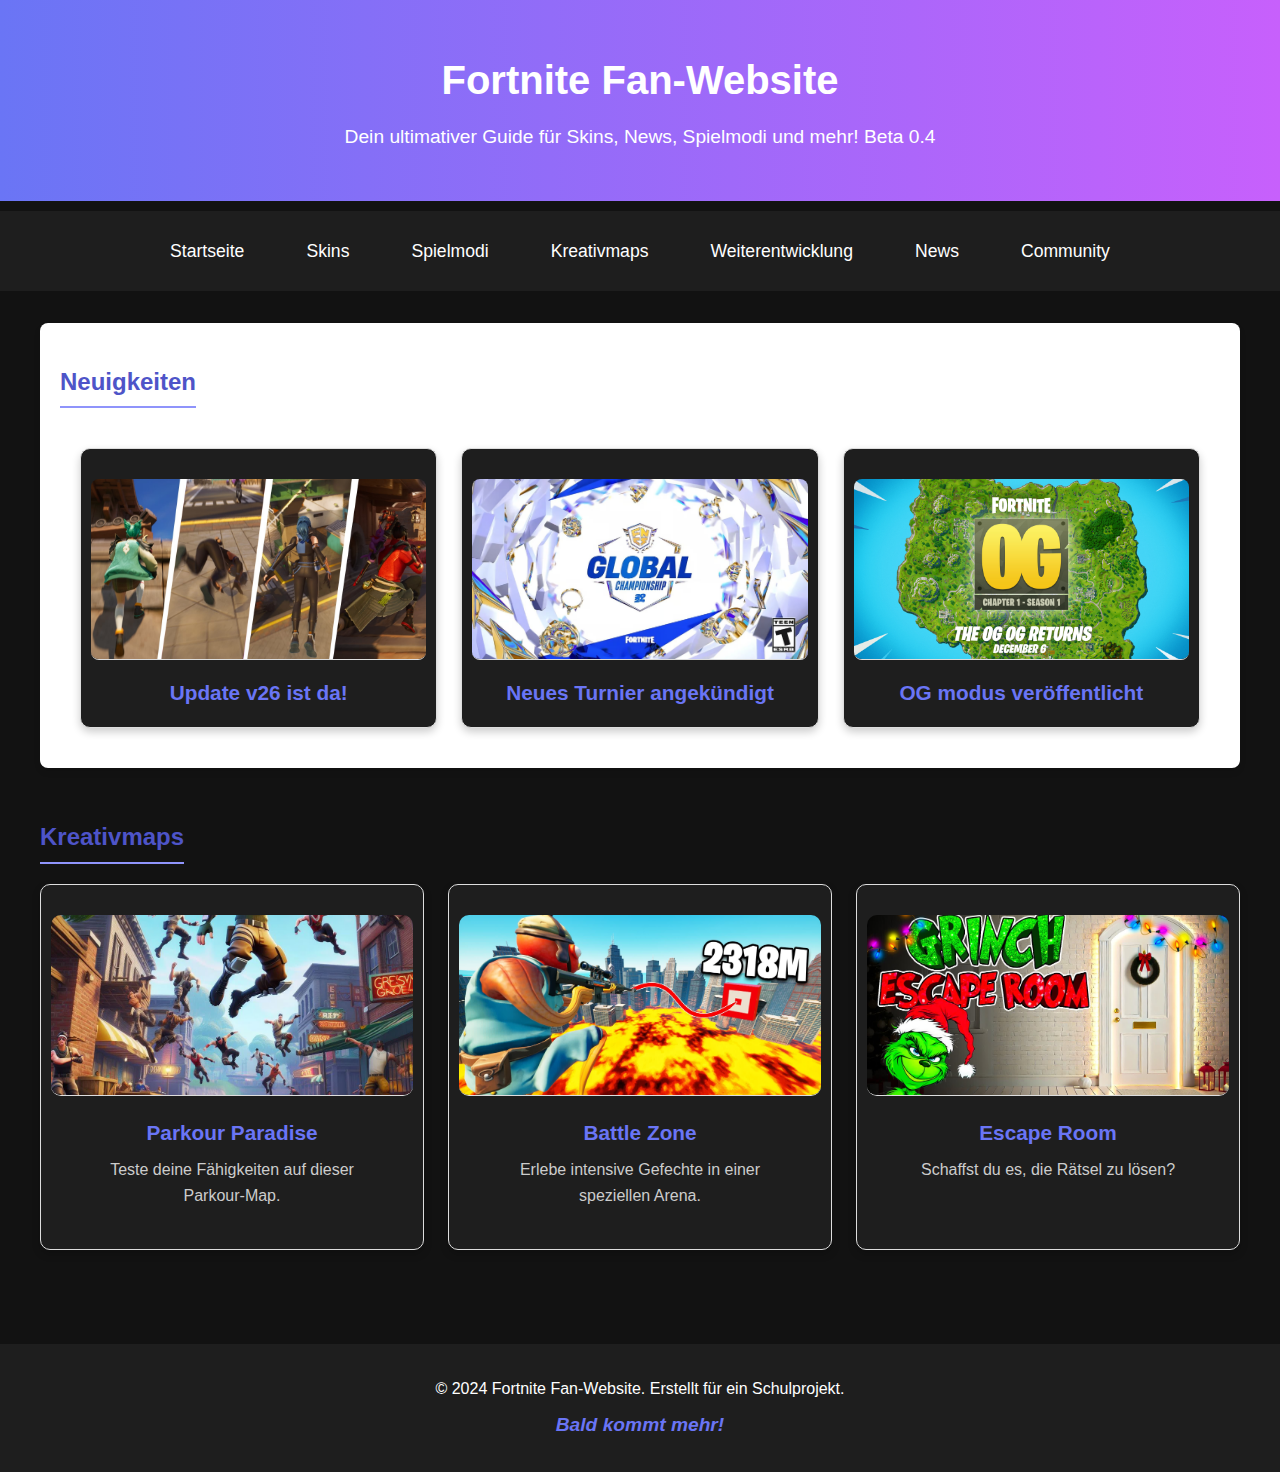
<file: index.html>
<!DOCTYPE html>
<html lang="de">
<head>
    <meta charset="UTF-8">
    <meta name="viewport" content="width=device-width, initial-scale=1.0">
    <title>Fortnite Fan-Website</title>
    <link rel="stylesheet" href="style.css">
</head>
<body>
    <header>
        <div class="header-content">
            <h1>Fortnite Fan-Website</h1>
            <p>Dein ultimativer Guide für Skins, News, Spielmodi und mehr! Beta 0.4 </p>
        </div>
    </header>

    <nav>
        <a href="index.html">Startseite</a>
        <a href="skins.html">Skins</a>
        <a href="spielmodi.html">Spielmodi</a>
        <a href="kreativmaps.html">Kreativmaps</a>
        <a href="weiterentwicklung.html">Weiterentwicklung</a>
        <a href="news.html">News</a>
        <a href="community.html">Community</a>
    </nav>

    <main>
        <section class="news-section">
            <h2>Neuigkeiten</h2>
            <div class="news-grid">
                <!-- Kurz und knapp, ohne detaillierte Beschreibung -->
                <div class="news-card">
                    <img src="news1.jpg" alt="News 1">
                    <h3>Update v26 ist da!</h3>
                </div>
                <div class="news-card">
                    <img src="news2.jpg" alt="News 2">
                    <h3>Neues Turnier angekündigt</h3>
                </div>
                <div class="news-card">
                    <img src="news3.jpg" alt="News 3">
                    <h3>OG modus veröffentlicht</h3>
                </div>
            </div>
        </section>

        <section class="kreativmaps-section">
            <h2>Kreativmaps</h2>
            <div class="map-grid">
                <div class="map-card">
                    <img src="map1.jpg" alt="Map 1">
                    <h3>Parkour Paradise</h3>
                    <p>Teste deine Fähigkeiten auf dieser Parkour-Map.</p>
                </div>
                <div class="map-card">
                    <img src="map2.jpg" alt="Map 2">
                    <h3>Battle Zone</h3>
                    <p>Erlebe intensive Gefechte in einer speziellen Arena.</p>
                </div>
                <div class="map-card">
                    <img src="map3.jpg" alt="Map 3">
                    <h3>Escape Room</h3>
                    <p>Schaffst du es, die Rätsel zu lösen?</p>
                </div>
            </div>
        </section>
    </main>

    <footer>
        <p>© 2024 Fortnite Fan-Website. Erstellt für ein Schulprojekt.</p>
        <p class="coming-soon">Bald kommt mehr!</p>
    </footer>
</body>
</html>
</file>
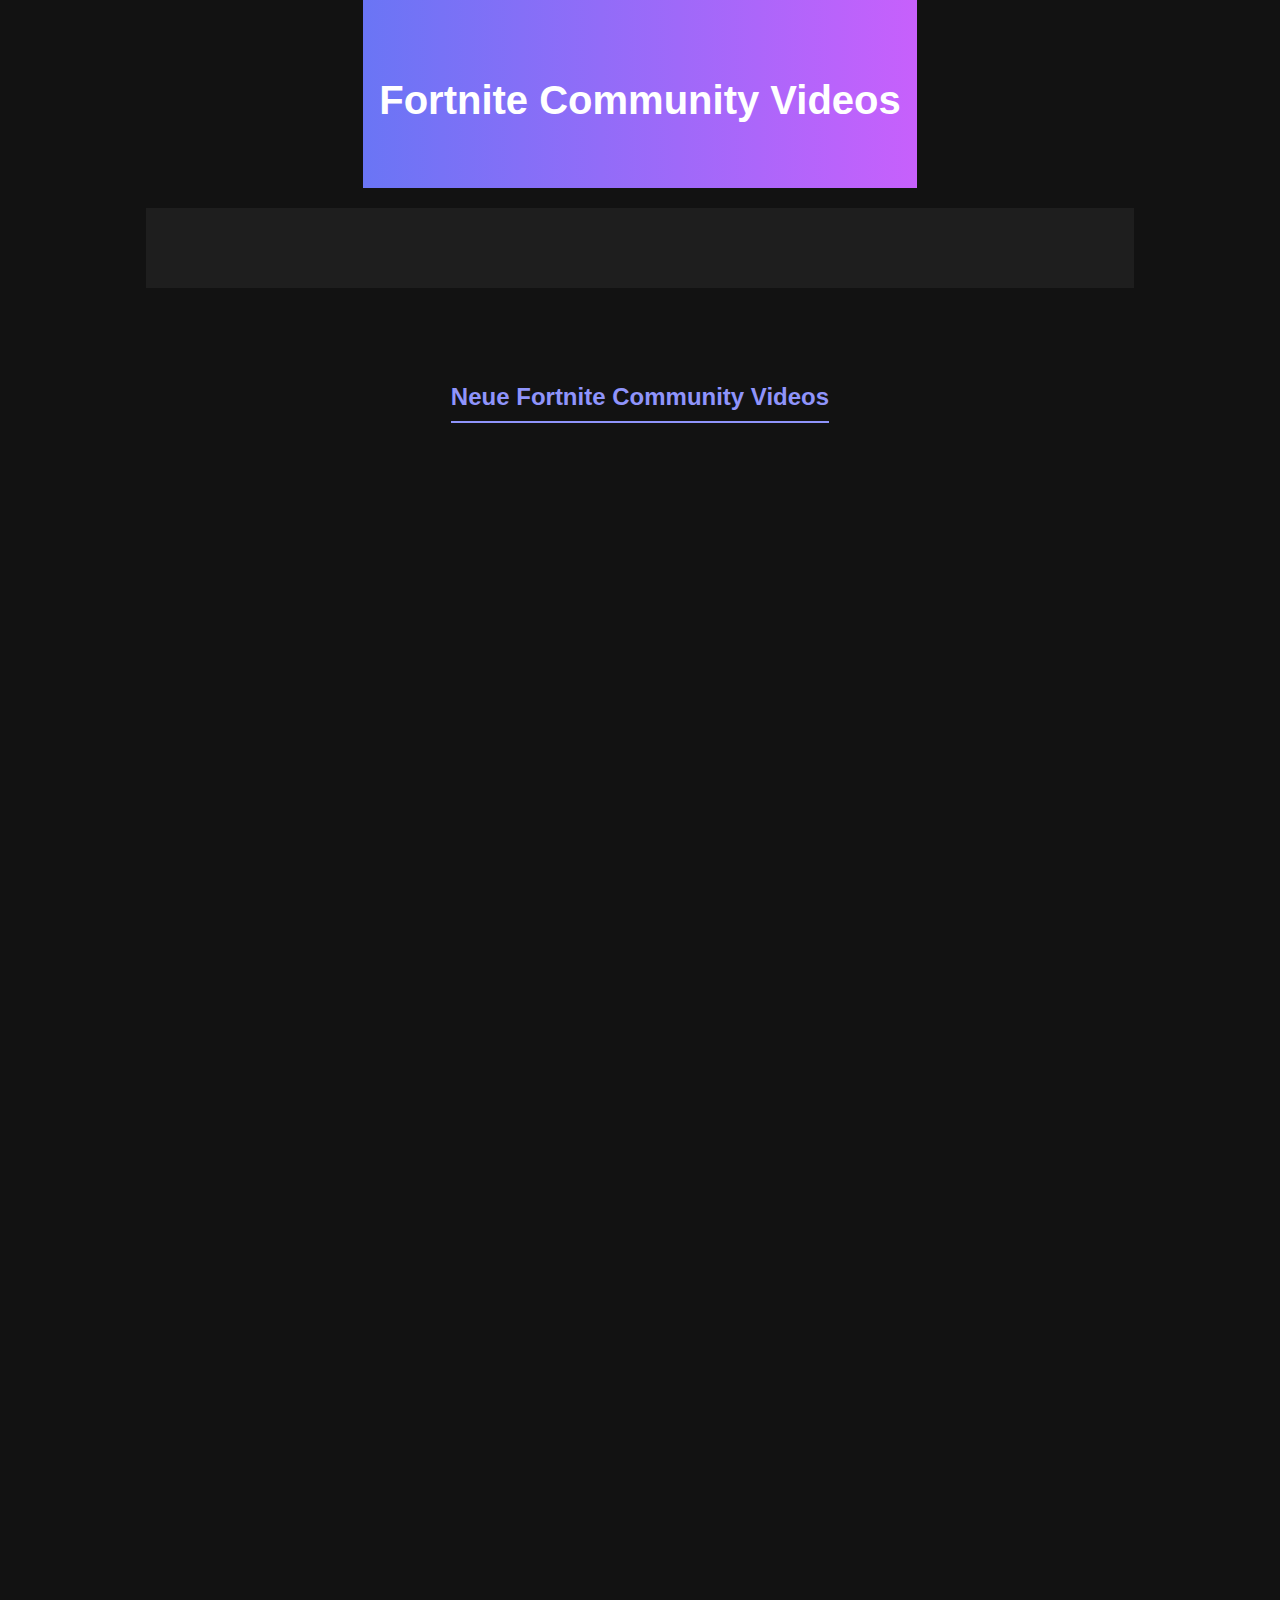
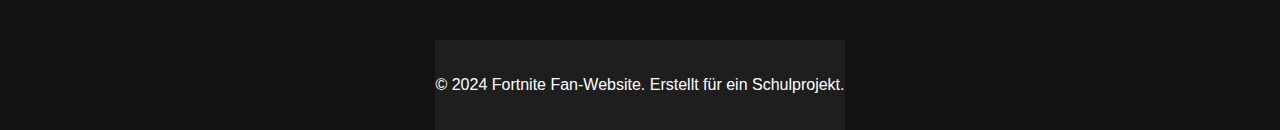
<file: community.html>
<!DOCTYPE html>
<html lang="de">
<head>
    <meta charset="UTF-8">
    <meta name="viewport" content="width=device-width, initial-scale=1.0">
    <title>Fortnite Community</title>
    <link rel="stylesheet" href="style.css">
    <style>
        body {
            font-family: Arial, sans-serif;
            background-color: #121212;
            color: #fff;
            margin: 0;
            padding: 0;
            display: flex;
            flex-direction: column;
            align-items: center;
            animation: fadeIn 1s ease-in-out;
        }

        @keyframes fadeIn {
            0% {
                opacity: 0;
            }
            100% {
                opacity: 1;
            }
        }

        header h1 {
            font-size: 2.5rem;
            margin-top: 20px;
            animation: slideIn 1s ease-out;
        }

        @keyframes slideIn {
            0% {
                transform: translateY(-50px);
                opacity: 0;
            }
            100% {
                transform: translateY(0);
                opacity: 1;
            }
        }

        nav {
            margin: 20px 0;
            animation: fadeIn 2s ease-in-out;
        }

        nav a {
            color: #fff;
            text-decoration: none;
            margin: 0 15px;
            font-size: 1.1rem;
            opacity: 0;
            animation: navLinkFade 1s ease forwards;
        }

        nav a:nth-child(1) {
            animation-delay: 0.2s;
        }

        nav a:nth-child(2) {
            animation-delay: 0.4s;
        }

        nav a:nth-child(3) {
            animation-delay: 0.6s;
        }

        nav a:nth-child(4) {
            animation-delay: 0.8s;
        }

        nav a:nth-child(5) {
            animation-delay: 1s;
        }

        nav a:nth-child(6) {
            animation-delay: 1.2s;
        }

        @keyframes navLinkFade {
            from {
                opacity: 0;
            }
            to {
                opacity: 1;
            }
        }

        .community-container {
            text-align: center;
            margin-top: 50px;
            animation: fadeInUp 1.5s ease-out;
        }

        @keyframes fadeInUp {
            0% {
                opacity: 0;
                transform: translateY(30px);
            }
            100% {
                opacity: 1;
                transform: translateY(0);
            }
        }

        .video-card {
            background-color: #1e1e1e;
            color: #fff;
            text-align: center;
            border-radius: 10px;
            padding: 20px;
            margin: 10px;
            transition: transform 0.3s ease, box-shadow 0.3s ease;
            opacity: 0;
            animation: fadeInCard 0.5s ease forwards;
        }

        @keyframes fadeInCard {
            0% {
                opacity: 0;
            }
            100% {
                opacity: 1;
            }
        }

        .community-video {
            width: 100%;
            height: 250px;
            border-radius: 10px;
            margin-bottom: 10px;
        }

        .community-card:hover {
            transform: translateY(-10px);
            box-shadow: 0 8px 16px rgba(0, 0, 0, 0.3);
        }
    </style>
</head>
<body>
    <header>
        <h1>Fortnite Community Videos</h1>
    </header>

    <nav>
        <a href="index.html">Startseite</a>
        <a href="skins.html">Skins</a>
        <a href="spielmodi.html">Spielmodi</a>
        <a href="kreativmaps.html">Kreativmaps</a>
        <a href="weiterentwicklung.html">Weiterentwicklung</a>
        <a href="news.html">News</a>
        <a href="community.html">Community</a>
    </nav>

    <div class="community-container">
        <h2>Neue Fortnite Community Videos</h2>
        <div class="video-grid">
            <div class="video-card">
                <iframe class="community-video" src="https://www.youtube.com/watch?v=qdtAcJUf0E0" frameborder="0" allowfullscreen></iframe>
                <h3>Fortnite Gameplay</h3>
            </div>
            <div class="video-card">
                <iframe class="community-video" src="https://www.youtube.com/watch?v=RoeCDX2t7TA" frameborder="0" allowfullscreen></iframe>
                <h3>Top Fortnite Moments</h3>
            </div>
            <div class="video-card">
                <iframe class="community-video" src="https://www.youtube.com/watch?v=mEGdvXQySQE" frameborder="0" allowfullscreen></iframe>
                <h3>Fortnite OG modus</h3>
            </div>
        </div>
    </div>

    <footer>
        <p>© 2024 Fortnite Fan-Website. Erstellt für ein Schulprojekt.</p>
    </footer>
</body>
</html>
</file>
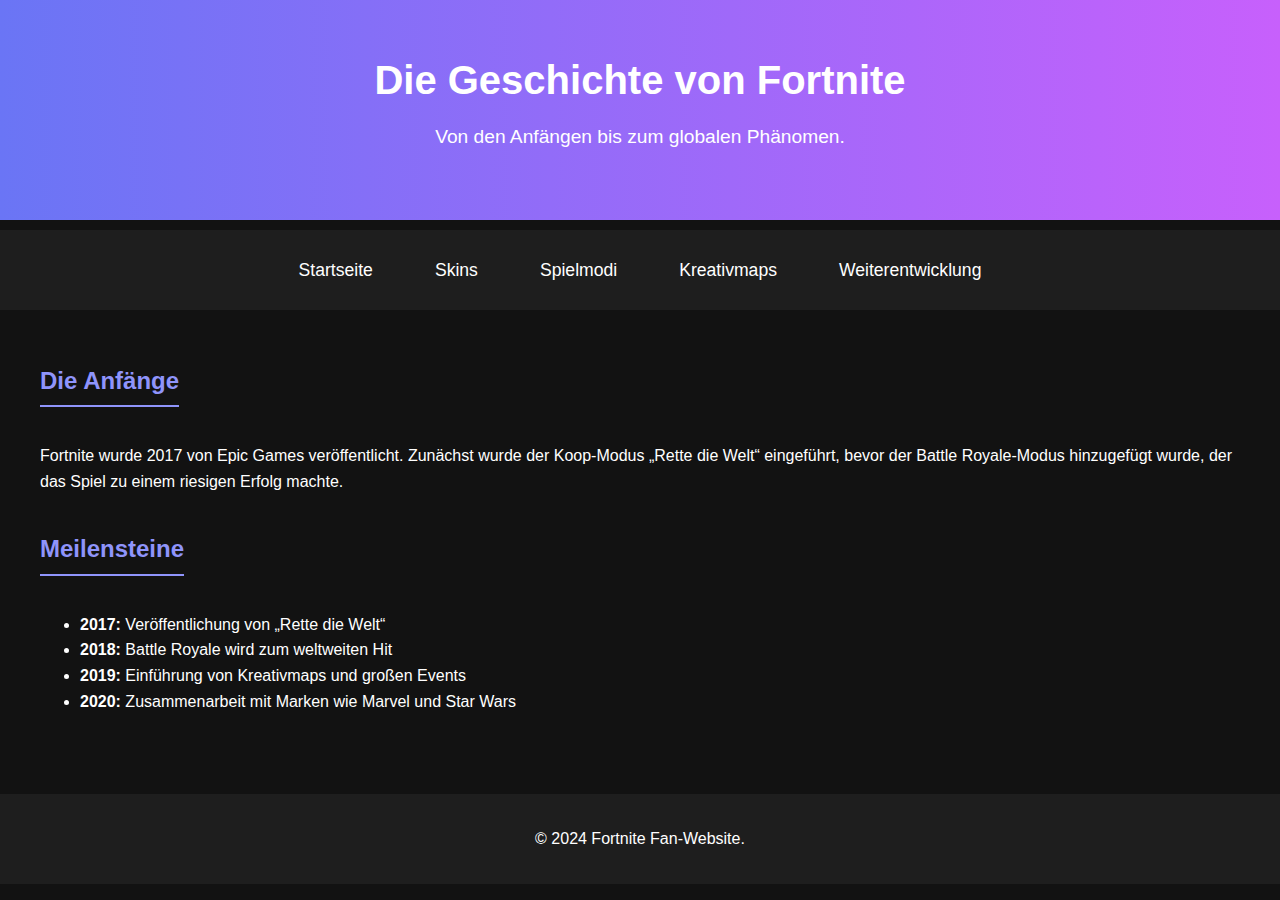
<file: geschichte.html>
<!DOCTYPE html>
<html lang="de">
<head>
    <meta charset="UTF-8">
    <meta name="viewport" content="width=device-width, initial-scale=1.0">
    <title>Fortnite Geschichte</title>
    <link rel="stylesheet" href="style.css">
</head>
<body>
    <header>
        <h1>Die Geschichte von Fortnite</h1>
        <p>Von den Anfängen bis zum globalen Phänomen.</p>
    </header>

    <nav>
        <a href="index.html">Startseite</a>
        <a href="skins.html">Skins</a>
        <a href="spielmodi.html">Spielmodi</a>
        <a href="kreativmaps.html">Kreativmaps</a>
        <a href="weiterentwicklung.html">Weiterentwicklung</a>
    </nav>

    <main>
        <h2>Die Anfänge</h2>
        <p>Fortnite wurde 2017 von Epic Games veröffentlicht. Zunächst wurde der Koop-Modus „Rette die Welt“ eingeführt, bevor der Battle Royale-Modus hinzugefügt wurde, der das Spiel zu einem riesigen Erfolg machte.</p>

        <h2>Meilensteine</h2>
        <ul>
            <li><strong>2017:</strong> Veröffentlichung von „Rette die Welt“</li>
            <li><strong>2018:</strong> Battle Royale wird zum weltweiten Hit</li>
            <li><strong>2019:</strong> Einführung von Kreativmaps und großen Events</li>
            <li><strong>2020:</strong> Zusammenarbeit mit Marken wie Marvel und Star Wars</li>
        </ul>
    </main>

    <footer>
        <p>© 2024 Fortnite Fan-Website.</p>
    </footer>
</body>
</html>
</file>
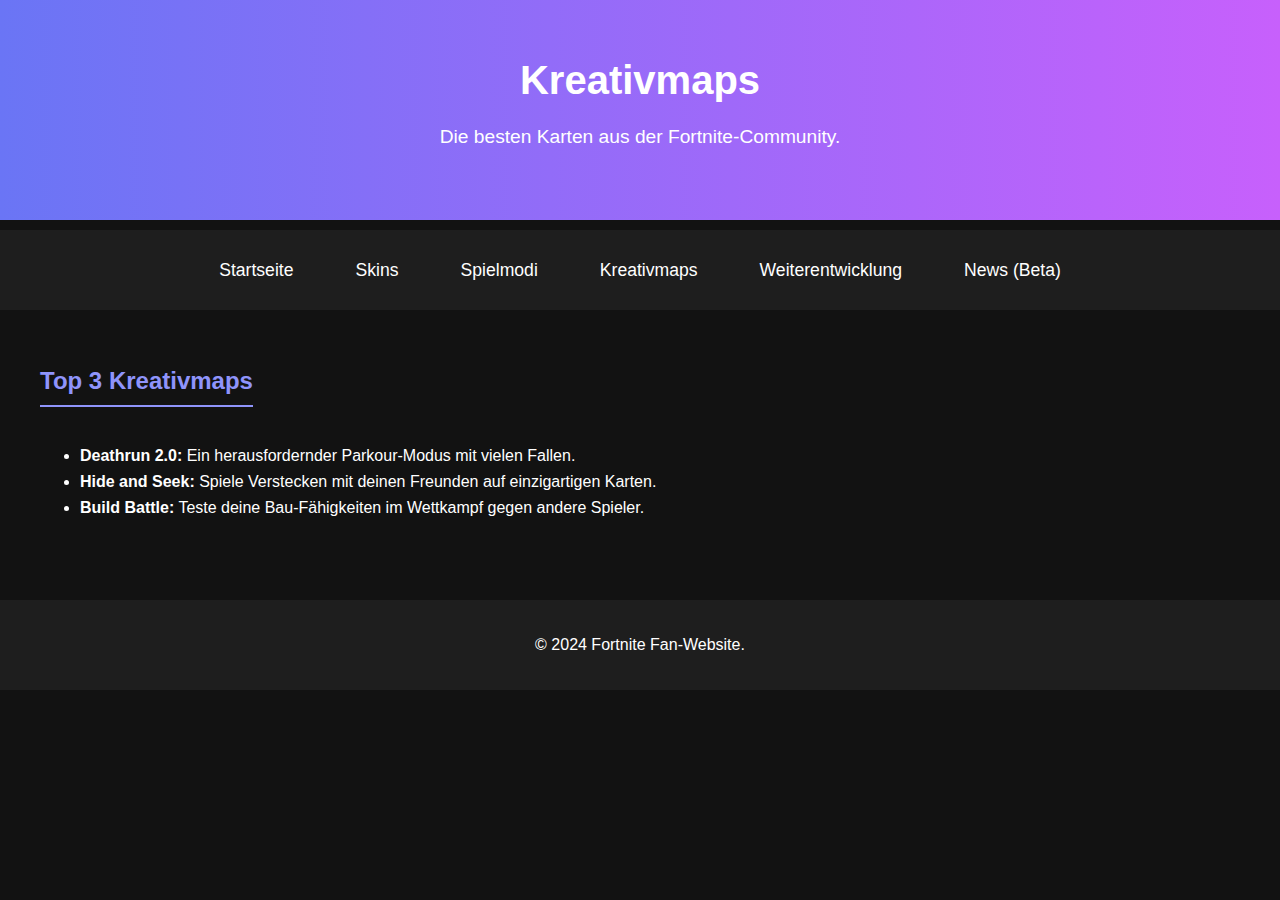
<file: kreativmaps.html>
<!DOCTYPE html>
<html lang="de">
<head>
    <meta charset="UTF-8">
    <meta name="viewport" content="width=device-width, initial-scale=1.0">
    <title>Kreativmaps</title>
    <link rel="stylesheet" href="style.css">
</head>
<body>
    <header>
        <h1>Kreativmaps</h1>
        <p>Die besten Karten aus der Fortnite-Community.</p>
    </header>

    <nav>
        <a href="index.html">Startseite</a>
        <a href="skins.html">Skins</a>
        <a href="spielmodi.html">Spielmodi</a>
        <a href="kreativmaps.html">Kreativmaps</a>
        <a href="weiterentwicklung.html">Weiterentwicklung</a>
        <a href="news.html">News (Beta)</a>
    </nav>

    <main>
        <h2>Top 3 Kreativmaps</h2>
        <ul>
            <li><strong>Deathrun 2.0:</strong> Ein herausfordernder Parkour-Modus mit vielen Fallen.</li>
            <li><strong>Hide and Seek:</strong> Spiele Verstecken mit deinen Freunden auf einzigartigen Karten.</li>
            <li><strong>Build Battle:</strong> Teste deine Bau-Fähigkeiten im Wettkampf gegen andere Spieler.</li>
        </ul>
    </main>

    <footer>
        <p>© 2024 Fortnite Fan-Website.</p>
    </footer>
</body>
</html>
</file>
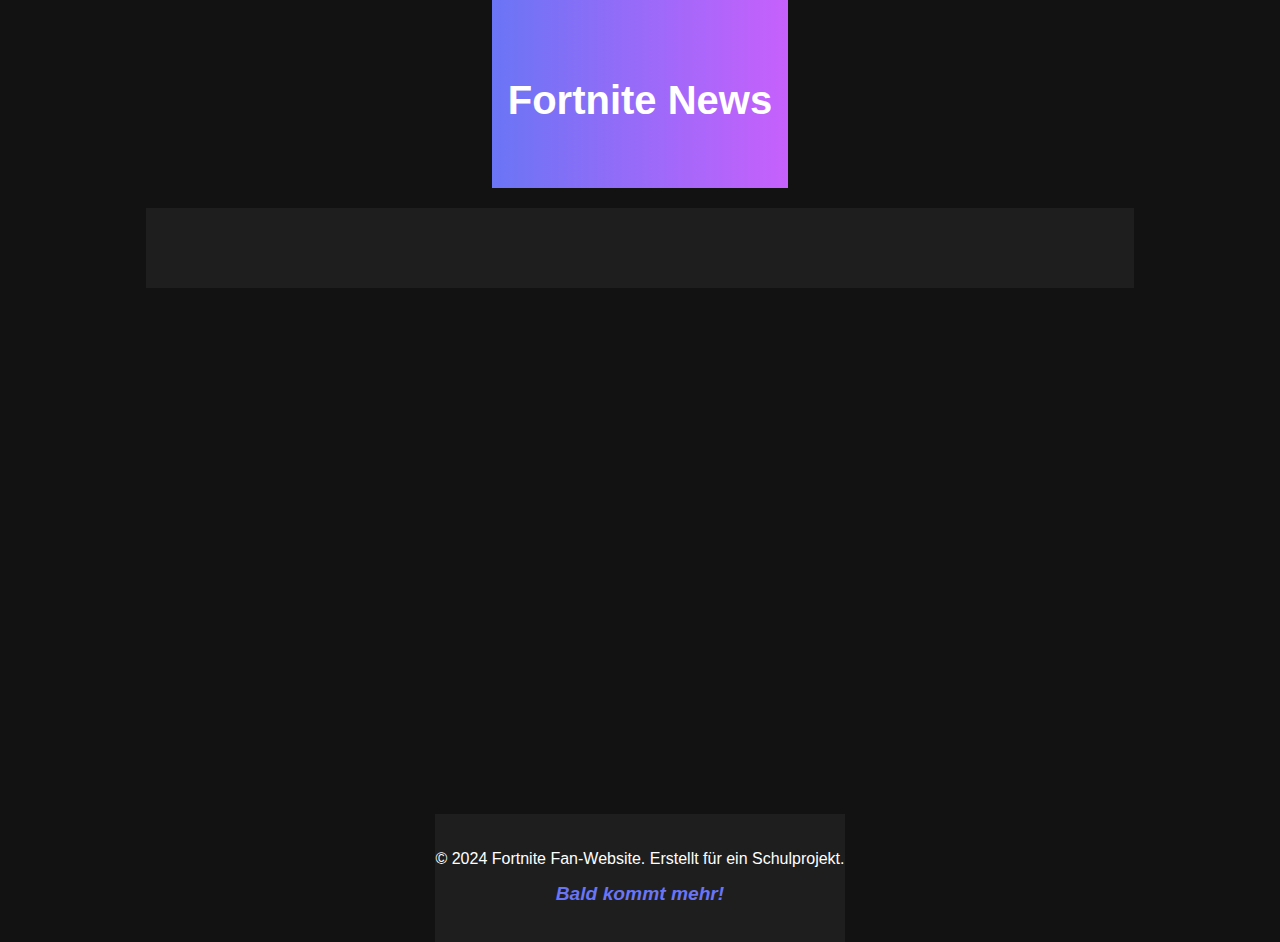
<file: news.html>
<!DOCTYPE html>
<html lang="de">
<head>
    <meta charset="UTF-8">
    <meta name="viewport" content="width=device-width, initial-scale=1.0">
    <title>Fortnite News</title>
    <link rel="stylesheet" href="style.css">
    <style>
        body {
            font-family: Arial, sans-serif;
            background-color: #121212;
            color: #fff;
            margin: 0;
            padding: 0;
            display: flex;
            flex-direction: column;
            align-items: center;
            animation: fadeIn 1s ease-in-out;
        }

        @keyframes fadeIn {
            0% {
                opacity: 0;
            }
            100% {
                opacity: 1;
            }
        }

        header h1 {
            font-size: 2.5rem;
            margin-top: 20px;
            animation: slideIn 1s ease-out;
        }

        @keyframes slideIn {
            0% {
                transform: translateY(-50px);
                opacity: 0;
            }
            100% {
                transform: translateY(0);
                opacity: 1;
            }
        }

        nav {
            margin: 20px 0;
            animation: fadeIn 2s ease-in-out;
        }

        nav a {
            color: #fff;
            text-decoration: none;
            margin: 0 15px;
            font-size: 1.1rem;
            opacity: 0;
            animation: navLinkFade 1s ease forwards;
        }

        nav a:nth-child(1) {
            animation-delay: 0.2s;
        }

        nav a:nth-child(2) {
            animation-delay: 0.4s;
        }

        nav a:nth-child(3) {
            animation-delay: 0.6s;
        }

        nav a:nth-child(4) {
            animation-delay: 0.8s;
        }

        nav a:nth-child(5) {
            animation-delay: 1s;
        }

        nav a:nth-child(6) {
            animation-delay: 1.2s;
        }

        @keyframes navLinkFade {
            from {
                opacity: 0;
            }
            to {
                opacity: 1;
            }
        }

        .news-container {
            text-align: center;
            margin-top: 50px;
            animation: fadeInUp 1.5s ease-out;
        }

        @keyframes fadeInUp {
            0% {
                opacity: 0;
                transform: translateY(30px);
            }
            100% {
                opacity: 1;
                transform: translateY(0);
            }
        }

        .news-grid {
            display: grid;
            grid-template-columns: repeat(3, 1fr);
            gap: 20px;
            margin: 20px auto;
            max-width: 1200px;
        }

        .news-card {
            background-color: #1e1e1e;
            color: #fff;
            text-align: center;
            border-radius: 10px;
            padding: 20px;
            transition: transform 0.3s ease, box-shadow 0.3s ease;
            opacity: 0;
            animation: fadeInCard 0.5s ease forwards;
        }

        @keyframes fadeInCard {
            0% {
                opacity: 0;
            }
            100% {
                opacity: 1;
            }
        }

        .news-card:hover {
            transform: translateY(-10px);
            box-shadow: 0 8px 16px rgba(0, 0, 0, 0.3);
        }

        .news-card img {
            width: 100%;
            height: auto;
            border-bottom: 2px solid #4e4e4e;
        }

        .news-card h3 {
            font-size: 1.5rem;
            margin: 10px 0;
        }

        .news-card p {
            font-size: 1rem;
            margin: 10px 0;
        }
    </style>
</head>
<body>
    <header>
        <h1>Fortnite News</h1>
    </header>

    <nav>
        <a href="index.html">Startseite</a>
        <a href="skins.html">Skins</a>
        <a href="spielmodi.html">Spielmodi</a>
        <a href="kreativmaps.html">Kreativmaps</a>
        <a href="weiterentwicklung.html">Weiterentwicklung</a>
        <a href="news.html">News</a>
        <a href="community.html">Community</a>
    </nav>

<div class="news-grid">
    <!-- News-Beitrag 1 -->
    <div class="news-card">
            <img src="news1.jpg" alt="Update v26">
            <h3>Update v26: Neue Features</h3>
            <p>Erfahre alles über das neueste Update in Fortnite.</p>
        </a>
    </div>

    <!-- News-Beitrag 2 -->
    <div class="news-card">
            <img src="news2.jpg" alt="Neues Turnier">
            <h3>Neues Turnier angekündigt</h3>
            <p>Fortnite kündigt das nächste große Esports-Turnier an.</p>
        </a>
    </div>

    <!-- News-Beitrag 3 -->
    <div class="news-card">
            <img src="news3.jpg" alt="Patchnotes">
            <h3>OG modus: Was ist neu?</h3>
            <p>Hier sind alle Details zu den Änderungen im neuen modus.</p>
        </a>
    </div>
</div>



    <footer>
        <p>© 2024 Fortnite Fan-Website. Erstellt für ein Schulprojekt.</p>
        <p class="coming-soon">Bald kommt mehr!</p>
    </footer>
</body>
</html>
</file>
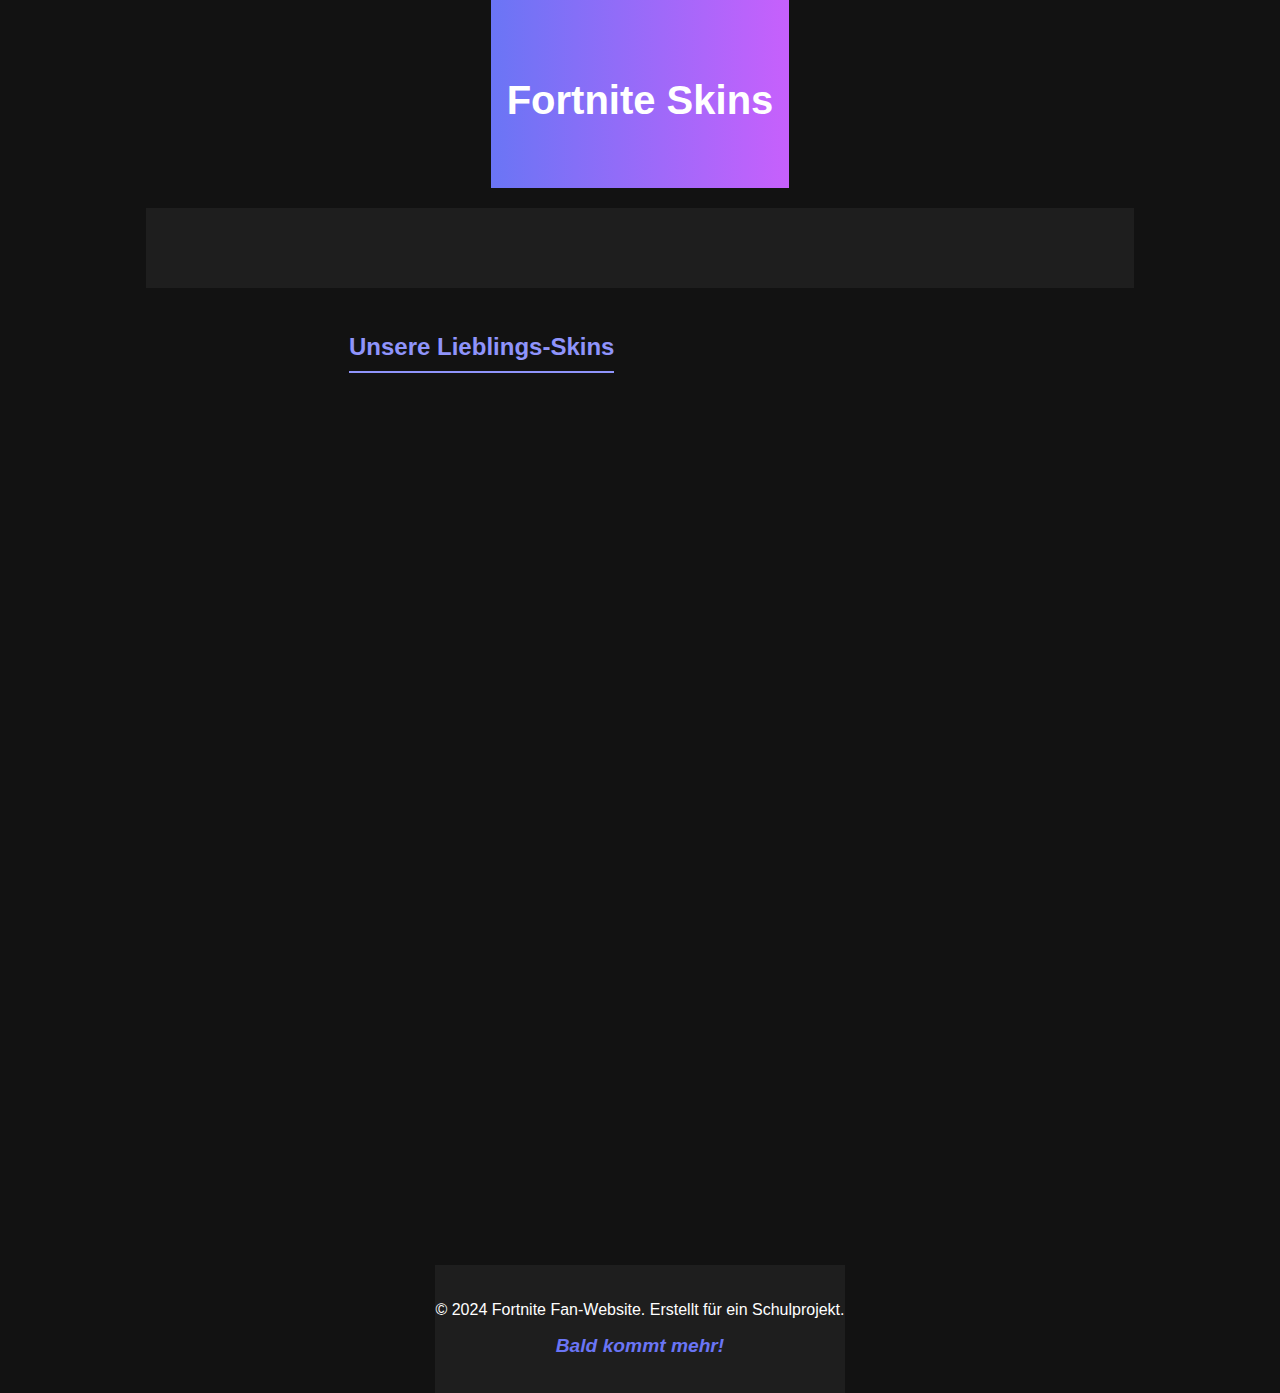
<file: skins.html>
<!DOCTYPE html>
<html lang="de">
<head>
    <meta charset="UTF-8">
    <meta name="viewport" content="width=device-width, initial-scale=1.0">
    <title>Fortnite Skins</title>
    <link rel="stylesheet" href="style.css">
    <style>
        body {
            font-family: Arial, sans-serif;
            background-color: #121212;
            color: #fff;
            margin: 0;
            padding: 0;
            display: flex;
            flex-direction: column;
            align-items: center;
            animation: fadeIn 1s ease-in-out;
        }

        @keyframes fadeIn {
            0% {
                opacity: 0;
            }
            100% {
                opacity: 1;
            }
        }

        header h1 {
            font-size: 2.5rem;
            margin-top: 20px;
            animation: slideIn 1s ease-out;
        }

        @keyframes slideIn {
            0% {
                transform: translateY(-50px);
                opacity: 0;
            }
            100% {
                transform: translateY(0);
                opacity: 1;
            }
        }

        nav {
            margin: 20px 0;
            animation: fadeIn 2s ease-in-out;
        }

        nav a {
            color: #fff;
            text-decoration: none;
            margin: 0 15px;
            font-size: 1.1rem;
            opacity: 0;
            animation: navLinkFade 1s ease forwards;
        }

        nav a:nth-child(1) {
            animation-delay: 0.2s;
        }

        nav a:nth-child(2) {
            animation-delay: 0.4s;
        }

        nav a:nth-child(3) {
            animation-delay: 0.6s;
        }

        nav a:nth-child(4) {
            animation-delay: 0.8s;
        }

        nav a:nth-child(5) {
            animation-delay: 1s;
        }

        nav a:nth-child(6) {
            animation-delay: 1.2s;
        }

        @keyframes navLinkFade {
            from {
                opacity: 0;
            }
            to {
                opacity: 1;
            }
        }

        .skin-grid {
            display: grid;
            grid-template-columns: repeat(3, 1fr);
            gap: 20px;
            margin: 20px auto;
            max-width: 1200px;
            animation: fadeInUp 1.5s ease-out;
        }

        @keyframes fadeInUp {
            0% {
                opacity: 0;
                transform: translateY(30px);
            }
            100% {
                opacity: 1;
                transform: translateY(0);
            }
        }

        .skin-card {
            background-color: #1e1e1e;
            color: #fff;
            text-align: center;
            border-radius: 10px;
            overflow: hidden;
            box-shadow: 0 4px 8px rgba(0, 0, 0, 0.2);
            transition: transform 0.3s ease, box-shadow 0.3s ease;
            opacity: 0;
            animation: fadeInCard 0.5s ease forwards;
        }

        @keyframes fadeInCard {
            0% {
                opacity: 0;
            }
            100% {
                opacity: 1;
            }
        }

        .skin-card:hover {
            transform: translateY(-10px);
            box-shadow: 0 8px 16px rgba(0, 0, 0, 0.3);
        }

        .skin-card img {
            width: 100%;
            height: auto;
            border-bottom: 2px solid #4e4e4e;
        }

        .skin-card h3 {
            font-size: 1.2rem;
            margin: 10px 0;
        }

        .skin-card p {
            font-size: 0.9rem;
            margin: 0 10px 10px;
        }
    </style>
</head>
<body>
    <header>
        <h1>Fortnite Skins</h1>
    </header>

    <nav>
        <a href="index.html">Startseite</a>
        <a href="skins.html">Skins</a>
        <a href="spielmodi.html">Spielmodi</a>
        <a href="kreativmaps.html">Kreativmaps</a>
        <a href="weiterentwicklung.html">Weiterentwicklung</a>
        <a href="news.html">News</a>
        <a href="community.html">Community</a>
    </nav>

    <div class="main-content">
        <h2>Unsere Lieblings-Skins</h2>
        <div class="skins-grid">
    <div class="skin-card">
        <img src="skin1.jpg" alt="Renegade Raider">
        <h3>Renegade Raider</h3>
        <p>Ein seltener und begehrter OG-Skin.</p>
    </div>
    <div class="skin-card">
        <img src="skin2.jpg" alt="Drift">
        <h3>Drift</h3>
        <p>Ein legendärer Skin aus Kapitel 1.</p>
    </div>
    <div class="skin-card">
        <img src="skin3.jpg" alt="Peely">
        <h3>Peely</h3>
        <p>Die ikonische Banane von Fortnite.</p>
    </div>
	<div class="skin-card">
        <img src="skin4.jpg" alt="Dunkler Ritter">
        <h3>Dunkler Ritter</h3>
        <p>Einer der begertesten Skins.</p>
    </div>
</div>

        </div>
    </div>

    <footer>
        <p>© 2024 Fortnite Fan-Website. Erstellt für ein Schulprojekt.</p>
        <p class="coming-soon">Bald kommt mehr!</p>
    </footer>
</body>
</html>
</file>
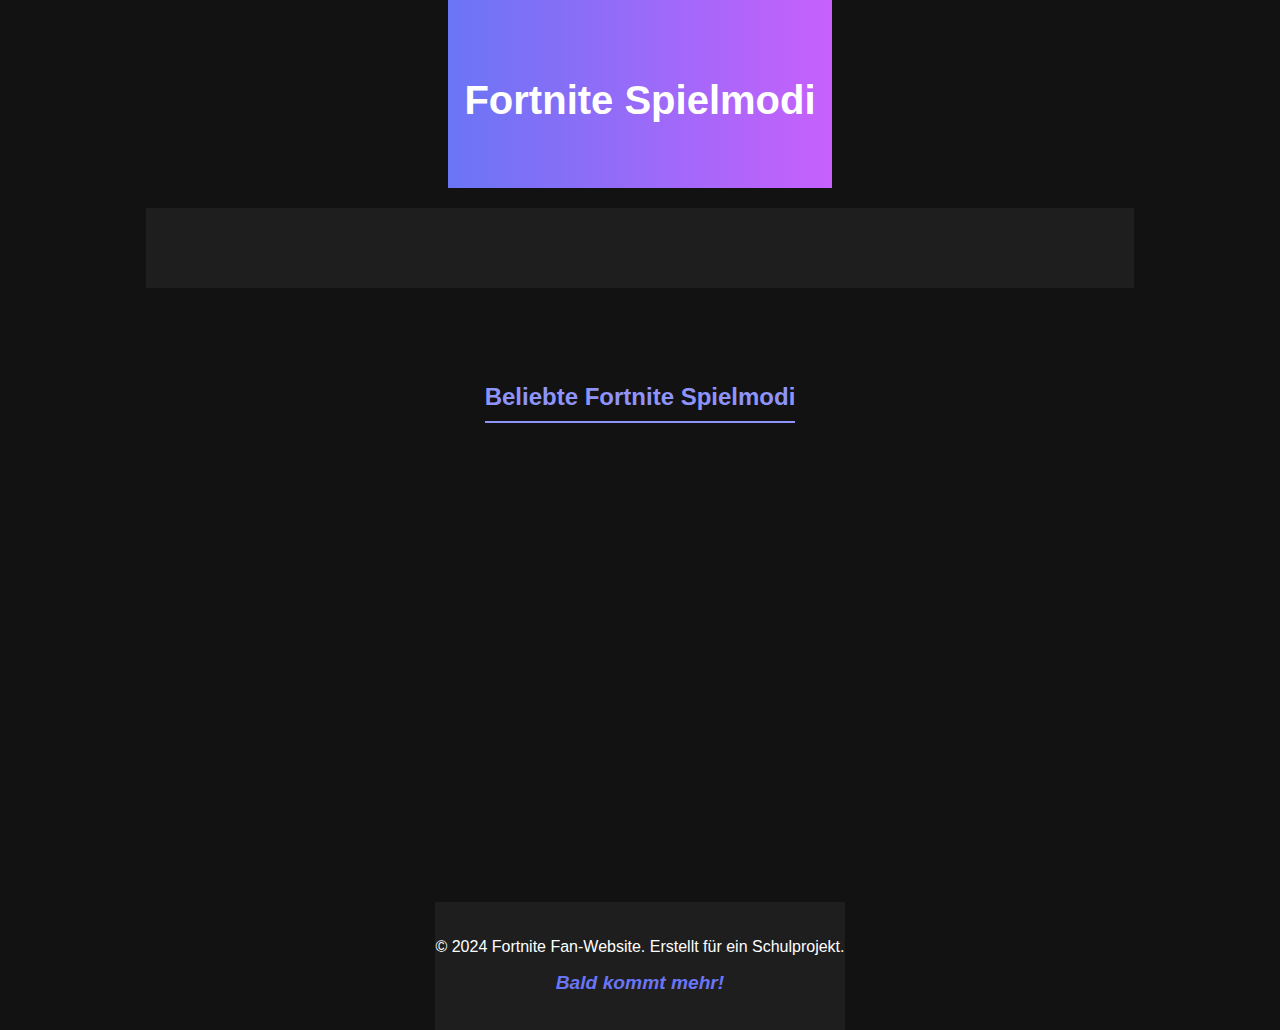
<file: spielmodi.html>
<!DOCTYPE html>
<html lang="de">
<head>
    <meta charset="UTF-8">
    <meta name="viewport" content="width=device-width, initial-scale=1.0">
    <title>Fortnite Spielmodi</title>
    <link rel="stylesheet" href="style.css">
    <style>
        body {
            font-family: Arial, sans-serif;
            background-color: #121212;
            color: #fff;
            margin: 0;
            padding: 0;
            display: flex;
            flex-direction: column;
            align-items: center;
            animation: fadeIn 1s ease-in-out;
        }

        @keyframes fadeIn {
            0% {
                opacity: 0;
            }
            100% {
                opacity: 1;
            }
        }

        header h1 {
            font-size: 2.5rem;
            margin-top: 20px;
            animation: slideIn 1s ease-out;
        }

        @keyframes slideIn {
            0% {
                transform: translateY(-50px);
                opacity: 0;
            }
            100% {
                transform: translateY(0);
                opacity: 1;
            }
        }

        nav {
            margin: 20px 0;
            animation: fadeIn 2s ease-in-out;
        }

        nav a {
            color: #fff;
            text-decoration: none;
            margin: 0 15px;
            font-size: 1.1rem;
            opacity: 0;
            animation: navLinkFade 1s ease forwards;
        }

        nav a:nth-child(1) {
            animation-delay: 0.2s;
        }

        nav a:nth-child(2) {
            animation-delay: 0.4s;
        }

        nav a:nth-child(3) {
            animation-delay: 0.6s;
        }

        nav a:nth-child(4) {
            animation-delay: 0.8s;
        }

        nav a:nth-child(5) {
            animation-delay: 1s;
        }

        nav a:nth-child(6) {
            animation-delay: 1.2s;
        }

        @keyframes navLinkFade {
            from {
                opacity: 0;
            }
            to {
                opacity: 1;
            }
        }

        .spielmodi-container {
            text-align: center;
            margin-top: 50px;
            animation: fadeInUp 1.5s ease-out;
        }

        @keyframes fadeInUp {
            0% {
                opacity: 0;
                transform: translateY(30px);
            }
            100% {
                opacity: 1;
                transform: translateY(0);
            }
        }

        .spielmodi-grid {
            display: grid;
            grid-template-columns: repeat(3, 1fr);
            gap: 20px;
            margin: 20px auto;
            max-width: 1200px;
        }

        .spielmodi-card {
            background-color: #1e1e1e;
            color: #fff;
            text-align: center;
            border-radius: 10px;
            padding: 20px;
            transition: transform 0.3s ease, box-shadow 0.3s ease;
            opacity: 0;
            animation: fadeInCard 0.5s ease forwards;
        }

        @keyframes fadeInCard {
            0% {
                opacity: 0;
            }
            100% {
                opacity: 1;
            }
        }

        .spielmodi-card:hover {
            transform: translateY(-10px);
            box-shadow: 0 8px 16px rgba(0, 0, 0, 0.3);
        }

        .spielmodi-card img {
            width: 100%;
            height: auto;
            border-bottom: 2px solid #4e4e4e;
        }

        .spielmodi-card h3 {
            font-size: 1.5rem;
            margin: 10px 0;
        }

        .spielmodi-card p {
            font-size: 1rem;
            margin: 10px 0;
        }
    </style>
</head>
<body>
    <header>
        <h1>Fortnite Spielmodi</h1>
    </header>

    <nav>
        <a href="index.html">Startseite</a>
        <a href="skins.html">Skins</a>
        <a href="spielmodi.html">Spielmodi</a>
        <a href="kreativmaps.html">Kreativmaps</a>
        <a href="weiterentwicklung.html">Weiterentwicklung</a>
        <a href="news.html">News</a>
        <a href="community.html">Community</a>
    </nav>

    <div class="spielmodi-container">
        <h2>Beliebte Fortnite Spielmodi</h2>
        <div class="spielmodi-grid">
            <div class="spielmodi-card">
                <img src="battle-royale.jpg" alt="Battle Royale">
                <h3>Battle Royale</h3>
                <p>Der klassische Überlebensmodus, in dem du gegen 99 andere Spieler kämpfst.</p>
            </div>
            <div class="spielmodi-card">
                <img src="team-rumble.jpg" alt="Team Rumble">
                <h3>Team Rumble</h3>
                <p>Ein 50vs50-Modus, bei dem du mit deinem Team kämpfst und Punkte sammelst.</p>
            </div>
            <div class="spielmodi-card">
                <img src="creative.jpg" alt="Kreativ">
                <h3>Kreativmodus</h3>
                <p>Baue und gestalte deine eigenen Karten und Spiele mit Freunden.</p>
            </div>
        </div>
    </div>

    <footer>
        <p>© 2024 Fortnite Fan-Website. Erstellt für ein Schulprojekt.</p>
        <p class="coming-soon">Bald kommt mehr!</p>
    </footer>
</body>
</html>
</file>
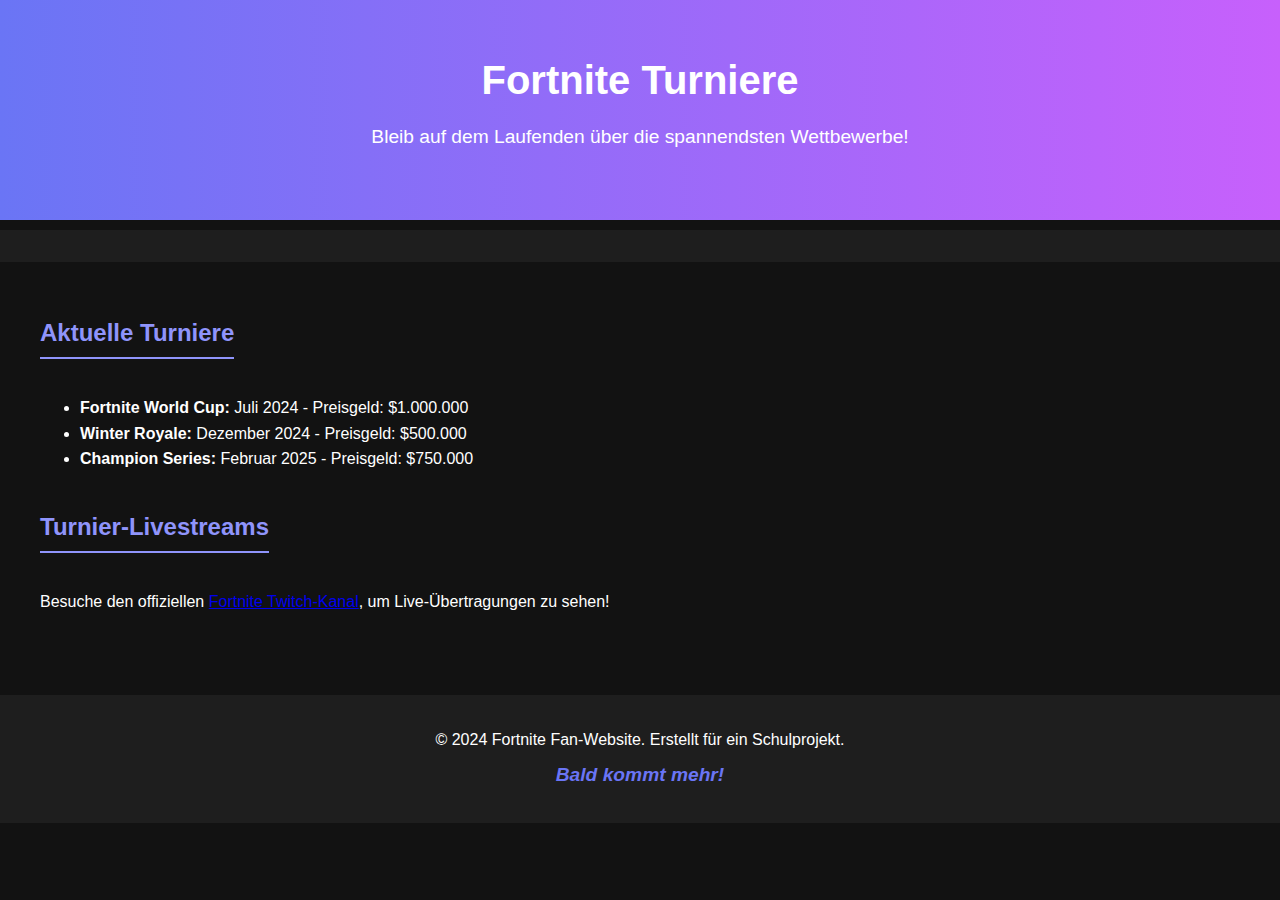
<file: turniere.html>
<!DOCTYPE html>
<html lang="de">
<head>
    <meta charset="UTF-8">
    <meta name="viewport" content="width=device-width, initial-scale=1.0">
    <title>Fortnite Turniere</title>
    <link rel="stylesheet" href="style.css">
</head>
<body>
    <header>
        <h1>Fortnite Turniere</h1>
        <p>Bleib auf dem Laufenden über die spannendsten Wettbewerbe!</p>
    </header>

    <nav>
        <!-- Navigation -->
    </nav>

    <main>
        <h2>Aktuelle Turniere</h2>
        <ul>
            <li><strong>Fortnite World Cup:</strong> Juli 2024 - Preisgeld: $1.000.000</li>
            <li><strong>Winter Royale:</strong> Dezember 2024 - Preisgeld: $500.000</li>
            <li><strong>Champion Series:</strong> Februar 2025 - Preisgeld: $750.000</li>
        </ul>

        <h2>Turnier-Livestreams</h2>
        <p>Besuche den offiziellen <a href="https://www.twitch.tv/fortnite" target="_blank">Fortnite Twitch-Kanal</a>, um Live-Übertragungen zu sehen!</p>
    </main>

    <footer>
        <p>© 2024 Fortnite Fan-Website. Erstellt für ein Schulprojekt.</p>
        <p class="coming-soon">Bald kommt mehr!</p>
    </footer>
</body>
</html>
</file>
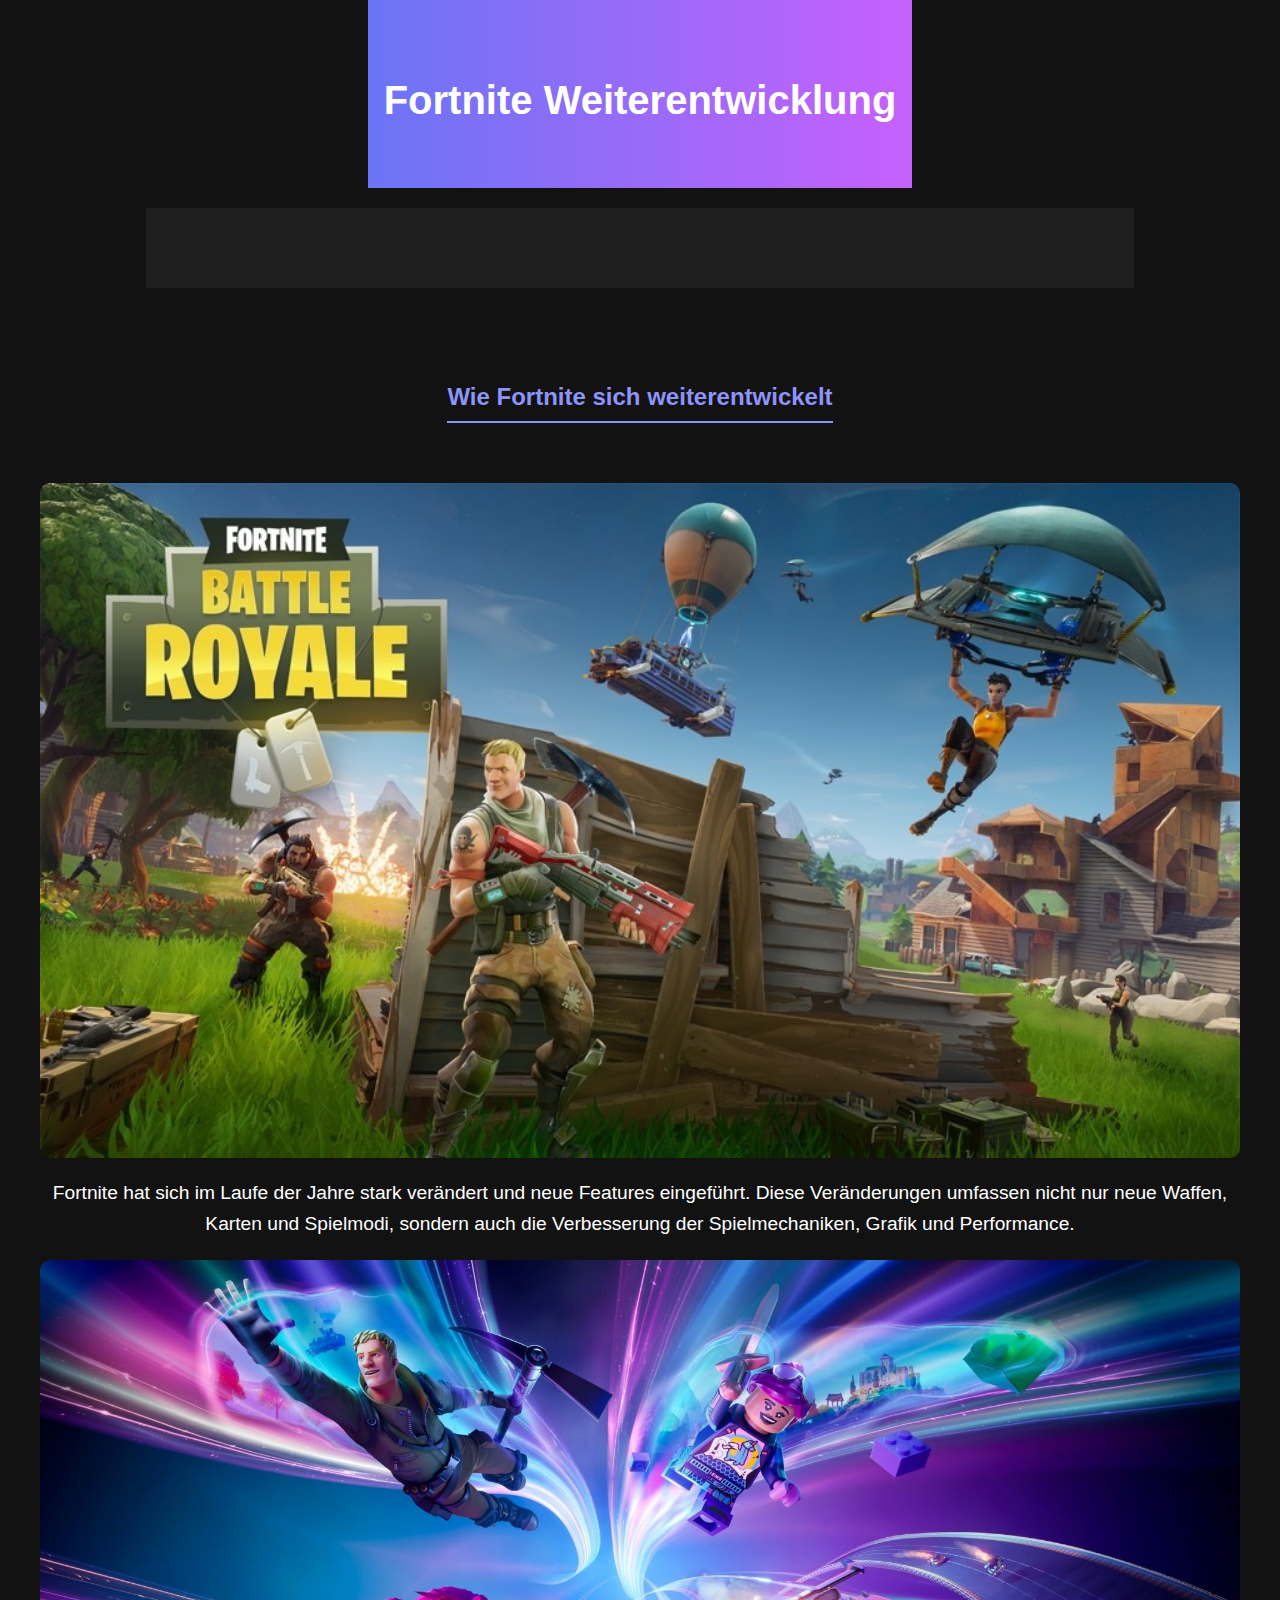
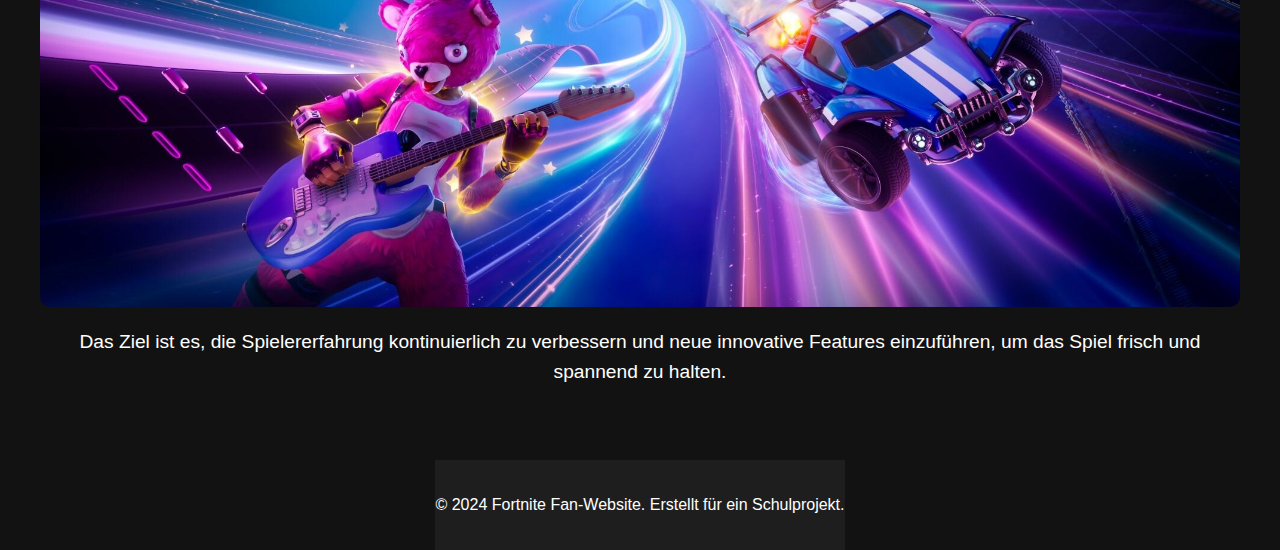
<file: weiterentwicklung.html>
<!DOCTYPE html>
<html lang="de">
<head>
    <meta charset="UTF-8">
    <meta name="viewport" content="width=device-width, initial-scale=1.0">
    <title>Fortnite Weiterentwicklung</title>
    <link rel="stylesheet" href="style.css">
    <style>
        body {
            font-family: Arial, sans-serif;
            background-color: #121212;
            color: #fff;
            margin: 0;
            padding: 0;
            display: flex;
            flex-direction: column;
            align-items: center;
            animation: fadeIn 1s ease-in-out;
        }

        @keyframes fadeIn {
            0% {
                opacity: 0;
            }
            100% {
                opacity: 1;
            }
        }

        header h1 {
            font-size: 2.5rem;
            margin-top: 20px;
            animation: slideIn 1s ease-out;
        }

        @keyframes slideIn {
            0% {
                transform: translateY(-50px);
                opacity: 0;
            }
            100% {
                transform: translateY(0);
                opacity: 1;
            }
        }

        nav {
            margin: 20px 0;
            animation: fadeIn 2s ease-in-out;
        }

        nav a {
            color: #fff;
            text-decoration: none;
            margin: 0 15px;
            font-size: 1.1rem;
            opacity: 0;
            animation: navLinkFade 1s ease forwards;
        }

        nav a:nth-child(1) {
            animation-delay: 0.2s;
        }

        nav a:nth-child(2) {
            animation-delay: 0.4s;
        }

        nav a:nth-child(3) {
            animation-delay: 0.6s;
        }

        nav a:nth-child(4) {
            animation-delay: 0.8s;
        }

        nav a:nth-child(5) {
            animation-delay: 1s;
        }

        nav a:nth-child(6) {
            animation-delay: 1.2s;
        }

        @keyframes navLinkFade {
            from {
                opacity: 0;
            }
            to {
                opacity: 1;
            }
        }

        .weiterentwicklung-container {
            text-align: center;
            margin-top: 50px;
            animation: fadeInUp 1.5s ease-out;
        }

        @keyframes fadeInUp {
            0% {
                opacity: 0;
                transform: translateY(30px);
            }
            100% {
                opacity: 1;
                transform: translateY(0);
            }
        }

        .weiterentwicklung-content {
            max-width: 1200px;
            margin: 0 auto;
            padding: 20px;
        }

        .weiterentwicklung-img {
            width: 100%;
            height: auto;
            border-radius: 10px;
            margin-bottom: 20px;
        }

        .weiterentwicklung-text {
            font-size: 1.2rem;
            line-height: 1.6;
            margin-bottom: 20px;
        }
    </style>
</head>
<body>
    <header>
        <h1>Fortnite Weiterentwicklung</h1>
    </header>

    <nav>
        <a href="index.html">Startseite</a>
        <a href="skins.html">Skins</a>
        <a href="spielmodi.html">Spielmodi</a>
        <a href="kreativmaps.html">Kreativmaps</a>
        <a href="weiterentwicklung.html">Weiterentwicklung</a>
        <a href="news.html">News</a>
        <a href="community.html">Community</a>
    </nav>

    <div class="weiterentwicklung-container">
        <h2>Wie Fortnite sich weiterentwickelt</h2>
        <div class="weiterentwicklung-content">
            <img src="entwicklungsbild1.jpg" class="weiterentwicklung-img" alt="Entwicklung">
            <p class="weiterentwicklung-text">
                Fortnite hat sich im Laufe der Jahre stark verändert und neue Features eingeführt. Diese Veränderungen umfassen nicht nur neue Waffen, Karten und Spielmodi, sondern auch die Verbesserung der Spielmechaniken, Grafik und Performance.
            </p>
            <img src="entwicklungsbild2.jpg" class="weiterentwicklung-img" alt="Entwicklung">
            <p class="weiterentwicklung-text">
                Das Ziel ist es, die Spielererfahrung kontinuierlich zu verbessern und neue innovative Features einzuführen, um das Spiel frisch und spannend zu halten.
            </p>
        </div>
    </div>

    <footer>
        <p>© 2024 Fortnite Fan-Website. Erstellt für ein Schulprojekt.</p>
    </footer>
</body>
</html>
</file>
<file: style.css>
/* Allgemeine Stile */
body {
    font-family: 'Arial', sans-serif;
    margin: 0;
    padding: 0;
    background-color: #1e1e2f;
    color: #fff;
    line-height: 1.6;
}

header {
    background: linear-gradient(90deg, #6a5acd, #1e90ff);
    color: #fff;
    padding: 20px 0;
    text-align: center;
}

header h1 {
    font-size: 2.8em;
    margin: 0;
}

header p {
    font-size: 1.2em;
    margin-top: 10px;
}

nav {
    background: #282c34;
    padding: 10px 0;
    text-align: center;
}

nav a {
    color: #fff;
    text-decoration: none;
    margin: 0 15px;
    font-size: 1.1em;
    padding: 10px 15px;
    border-radius: 5px;
    transition: background 0.3s, transform 0.3s;
}

nav a:hover {
    background: #1e90ff;
    transform: scale(1.1);
}

main {
    padding: 20px;
    max-width: 1200px;
    margin: auto;
    animation: fadeIn 1s ease-in-out;
}

h2 {
    color: #6a5acd;
    border-bottom: 2px solid #6a5acd;
    padding-bottom: 5px;
    margin-bottom: 20px;
}

section {
    margin-bottom: 30px;
}

.highlight .grid-container {
    display: grid;
    grid-template-columns: repeat(auto-fit, minmax(250px, 1fr));
    gap: 20px;
}

.grid-item {
    background: #333;
    padding: 15px;
    border-radius: 8px;
    text-align: center;
    transition: transform 0.3s, box-shadow 0.3s;
}

.grid-item h3 {
    color: #1e90ff;
}

.grid-item a {
    color: #fff;
    text-decoration: none;
    background: #6a5acd;
    padding: 10px 15px;
    display: inline-block;
    margin-top: 10px;
    border-radius: 5px;
    transition: background 0.3s;
}

.grid-item a:hover {
    background: #1e90ff;
}

.grid-item:hover {
    transform: scale(1.05);
    box-shadow: 0 4px 15px rgba(0, 0, 0, 0.3);
}

/* Animationen */
@keyframes fadeIn {
    from {
        opacity: 0;
    }
    to {
        opacity: 1;
    }
}

img {
    max-width: 100%;
    border-radius: 10px;
    display: block;
    margin: 20px auto;
}
footer {
    background-color: #282c34;
    color: #fff;
    text-align: center;
    padding: 15px 0;
    position: relative;
}

footer p {
    margin: 5px 0;
}

footer .coming-soon {
    font-size: 1.2em;
    color: #1e90ff;
    font-weight: bold;
    animation: pulse 2s infinite;
}

/* Animation für den Text "Bald kommt mehr" */
@keyframes pulse {
    0% {
        opacity: 1;
    }
    50% {
        opacity: 0.5;
    }
    100% {
        opacity: 1;
    }
}
/* Grid-Layout für Skins */
.skins-grid {
    display: grid;
    grid-template-columns: repeat(auto-fit, minmax(250px, 1fr));
    gap: 20px;
    padding: 20px;
}

/* Skin-Karten-Design */
.skin-card {
    background-color: #1e1e2f;
    border-radius: 10px;
    box-shadow: 0 4px 6px rgba(0, 0, 0, 0.3);
    overflow: hidden;
    transition: transform 0.3s ease, box-shadow 0.3s ease;
    text-align: center;
    color: #fff;
    padding: 15px;
}

.skin-card img {
    width: 100%;
    height: auto;
    border-bottom: 3px solid #282c34;
    margin-bottom: 10px;
    border-radius: 8px;
}

.skin-card h3 {
    margin: 10px 0;
    font-size: 1.5em;
}

.skin-card p {
    font-size: 0.9em;
    color: #ccc;
}

/* Hover-Effekt mit Schwebe-Animation */
.skin-card:hover {
    transform: translateY(-10px);
    box-shadow: 0 8px 15px rgba(0, 0, 0, 0.5);
}
/* Grid-Layout für News */
.news-grid {
    display: grid;
    grid-template-columns: repeat(auto-fit, minmax(250px, 1fr));
    gap: 20px;
    padding: 20px;
}

.news-card {
    background-color: #1e1e2f;
    border-radius: 10px;
    box-shadow: 0 4px 6px rgba(0, 0, 0, 0.3);
    overflow: hidden;
    transition: transform 0.3s ease, box-shadow 0.3s ease;
    text-align: left;
    color: #fff;
    padding: 15px;
}

.news-card img {
    width: 100%;
    height: auto;
    border-bottom: 3px solid #282c34;
    margin-bottom: 10px;
    border-radius: 8px;
}

.news-card h3 {
    font-size: 1.5em;
    margin: 10px 0;
}

.news-card p {
    font-size: 0.9em;
    color: #ccc;
}

.news-card:hover {
    transform: translateY(-10px);
    box-shadow: 0 8px 15px rgba(0, 0, 0, 0.5);
}

/* Minimap */
.minimap-container {
    display: flex;
    justify-content: center;
    align-items: center;
    padding: 20px;
}

.minimap-container img {
    max-width: 100%;
    height: auto;
    border: 3px solid #fff;
    border-radius: 8px;
    box-shadow: 0 4px 8px rgba(0, 0, 0, 0.5);
}
/* Allgemeine Stile */
body {
    font-family: Arial, sans-serif;
    margin: 0;
    padding: 0;
    background-color: #f5f5f5;
    color: #333;
}

header {
    background: linear-gradient(90deg, #4e54c8, #8f94fb);
    color: white;
    padding: 20px;
    text-align: center;
}

header .header-content h1 {
    margin: 0;
    font-size: 2.5rem;
}

header .header-content p {
    margin: 10px 0 0;
    font-size: 1.2rem;
}

/* Navigation */
nav {
    background-color: #222;
    display: flex;
    justify-content: center;
    padding: 10px 0;
}

nav a {
    color: white;
    text-decoration: none;
    margin: 0 15px;
    font-size: 1rem;
    transition: color 0.3s;
}

nav a:hover {
    color: #8f94fb;
}

/* Hauptbereich */
main {
    padding: 20px;
}

/* News Sektion */
.news-section, .kreativmaps-section {
    margin-bottom: 30px;
}

.news-section h2, .kreativmaps-section h2 {
    color: #4e54c8;
    border-bottom: 2px solid #8f94fb;
    display: inline-block;
    padding-bottom: 5px;
    margin-bottom: 20px;
}

.news-grid, .map-grid {
    display: grid;
    grid-template-columns: repeat(auto-fit, minmax(300px, 1fr));
    gap: 20px;
}

.news-card, .map-card {
    background-color: white;
    border-radius: 8px;
    box-shadow: 0 4px 6px rgba(0, 0, 0, 0.1);
    overflow: hidden;
    transition: transform 0.3s, box-shadow 0.3s;
}

.news-card:hover, .map-card:hover {
    transform: translateY(-10px);
    box-shadow: 0 6px 12px rgba(0, 0, 0, 0.15);
}

.news-card img, .map-card img {
    width: 100%;
    height: 200px;
    object-fit: cover;
}

.news-card h3, .map-card h3 {
    font-size: 1.2rem;
    margin: 10px 15px 5px;
}

.news-card p, .map-card p {
    font-size: 1rem;
    margin: 0 15px 15px;
}

/* Footer */
footer {
    background-color: #222;
    color: white;
    text-align: center;
    padding: 15px 0;
    margin-top: 30px;
}
/* Globales Farbschema */
:root {
    --primary-bg: #222;
    --secondary-bg: #333;
    --accent-color: #8f94fb;
    --text-color: #fff;
    --card-bg: #444;
    --card-hover-bg: #555;
}

body {
    background-color: var(--primary-bg);
    color: var(--text-color);
}

header {
    background: linear-gradient(90deg, var(--accent-color), #4e54c8);
}

nav {
    background-color: var(--secondary-bg);
}

nav a {
    color: var(--text-color);
}

.nav-active {
    color: var(--accent-color);
}

/* Cards */
.news-card, .map-card, .skin-card {
    background-color: var(--card-bg);
    border-radius: 10px;
    box-shadow: 0 4px 8px rgba(0, 0, 0, 0.2);
    transition: background-color 0.3s, transform 0.3s;
}

.news-card:hover, .map-card:hover, .skin-card:hover {
    background-color: var(--card-hover-bg);
    transform: translateY(-5px);
}

/* Überschriften */
h2 {
    color: var(--accent-color);
    border-bottom: 2px solid var(--accent-color);
    display: inline-block;
    margin-bottom: 20px;
}

/* Weitere Anpassungen */
footer {
    background-color: var(--secondary-bg);
}
/* Allgemeine Styles */
body {
    font-family: Arial, sans-serif;
    margin: 0;
    padding: 0;
    background-color: #f4f4f4;
    color: #333;
}

header {
    background: linear-gradient(to right, #4b6cb7, #182848);
    color: #fff;
    padding: 1em 0;
    text-align: center;
}

nav {
    margin-top: 10px;
}

nav a {
    color: #ccc;
    margin: 0 15px;
    text-decoration: none;
}

nav a.active {
    color: #fff;
    font-weight: bold;
}

.content {
    padding: 20px;
    max-width: 1200px;
    margin: auto;
}

/* News-Bereich */
.news-section {
    background: #fff;
    border-radius: 8px;
    padding: 20px;
    box-shadow: 0 4px 6px rgba(0, 0, 0, 0.1);
}

.section-title {
    text-align: center;
    font-size: 2em;
    color: #4b6cb7;
    margin-bottom: 20px;
}

.news-grid {
    display: grid;
    grid-template-columns: repeat(auto-fit, minmax(300px, 1fr));
    gap: 20px;
}

/* News-Karte */
.news-card {
    background: #fff;
    border: 1px solid #ddd;
    border-radius: 8px;
    overflow: hidden;
    transition: transform 0.3s ease, box-shadow 0.3s ease;
}

.news-card:hover {
    transform: translateY(-5px);
    box-shadow: 0 8px 16px rgba(0, 0, 0, 0.2);
}

.news-card img {
    width: 100%;
    height: 200px;
    object-fit: cover;
    border-bottom: 1px solid #ddd;
}

.news-card h3 {
    margin: 10px;
    font-size: 1.5em;
    color: #333;
}

.news-card p {
    margin: 10px;
    font-size: 0.9em;
    color: #666;
}

.news-card a {
    text-decoration: none;
    color: inherit;
}

/* Footer */
footer {
    background: #333;
    color: #fff;
    text-align: center;
    padding: 1em 0;
    margin-top: 20px;
}
/* Allgemeine Styles */
body {
    font-family: Arial, sans-serif;
    margin: 0;
    padding: 0;
    background-color: #f9f9f9;
    color: #333;
}

header {
    background: linear-gradient(to right, #4b6cb7, #182848);
    color: #fff;
    text-align: center;
    padding: 1em 0;
}

nav {
    margin-top: 10px;
}

nav a {
    color: #ccc;
    margin: 0 15px;
    text-decoration: none;
}

nav a.active {
    color: #fff;
    font-weight: bold;
}

/* Content */
.content {
    padding: 20px;
    max-width: 1200px;
    margin: auto;
}

/* Titel */
.section-title {
    text-align: center;
    font-size: 2em;
    color: #4b6cb7;
    margin-bottom: 20px;
}

/* Grid-Layout */
.news-grid, .maps-grid, .feature-grid {
    display: grid;
    grid-template-columns: repeat(auto-fit, minmax(300px, 1fr));
    gap: 20px;
}

/* Karten-Styling */
.news-card, .map-card, .feature-card {
    background: #fff;
    border: 1px solid #ddd;
    border-radius: 8px;
    overflow: hidden;
    transition: transform 0.3s ease, box-shadow 0.3s ease;
    text-align: center;
    padding: 10px;
}

.news-card:hover, .map-card:hover, .feature-card:hover {
    transform: translateY(-5px);
    box-shadow: 0 8px 16px rgba(0, 0, 0, 0.2);
}

.news-card img, .map-card img {
    width: 100%;
    height: 200px;
    object-fit: cover;
    border-bottom: 1px solid #ddd;
}

/* Buttons */
.button {
    display: inline-block;
    margin-top: 10px;
    padding: 10px 15px;
    background-color: #4b6cb7;
    color: #fff;
    text-decoration: none;
    border-radius: 5px;
}

.button:hover {
    background-color: #182848;
}
/* Allgemeine Stile */
body {
    font-family: 'Arial', sans-serif;
    margin: 0;
    padding: 0;
    color: #fff;
    background-color: #121212; /* Dunkler Hintergrund */
}

header {
    text-align: center;
    padding: 3rem 1rem;
    background: linear-gradient(to right, #6a75f5, #c760fc);
    color: #fff;
}

header h1 {
    font-size: 2.5rem;
    margin-bottom: 0.5rem;
}

header p {
    font-size: 1.2rem;
    font-weight: 300;
}

/* Navigation */
nav {
    display: flex;
    justify-content: center;
    background-color: #1e1e1e;
    padding: 1rem 0;
}

nav a {
    color: #fff;
    margin: 0 1rem;
    text-decoration: none;
    font-size: 1.1rem;
    transition: color 0.3s;
}

nav a:hover, nav a.active {
    color: #6a75f5;
}

/* Hauptinhalt */
main {
    padding: 2rem 1rem;
}

.section-title {
    text-align: center;
    margin-bottom: 2rem;
    font-size: 1.8rem;
    color: #6a75f5;
}

/* News- und Map-Karten */
.news-grid, .map-grid {
    display: grid;
    grid-template-columns: repeat(auto-fit, minmax(300px, 1fr));
    gap: 1.5rem;
    justify-content: center;
}

.news-card, .map-card {
    background-color: #1e1e1e;
    border-radius: 10px;
    overflow: hidden;
    transition: transform 0.3s, box-shadow 0.3s;
}

.news-card:hover, .map-card:hover {
    transform: translateY(-10px);
    box-shadow: 0 5px 20px rgba(0, 0, 0, 0.5);
}

.news-card img, .map-card img {
    width: 100%;
    height: 180px;
    object-fit: cover;
}

.news-card h3, .map-card h3 {
    margin: 1rem 0 0.5rem;
    text-align: center;
    font-size: 1.3rem;
    color: #6a75f5;
}

.news-card p, .map-card p {
    text-align: center;
    padding: 0 1rem 1rem;
    font-size: 1rem;
    color: #ccc;
}

/* Footer */
footer {
    text-align: center;
    background-color: #1e1e1e;
    padding: 1.5rem 0;
    margin-top: 2rem;
}

footer p {
    margin: 0.5rem 0;
}

footer .coming-soon {
    color: #6a75f5;
    font-style: italic;
}
</file>
